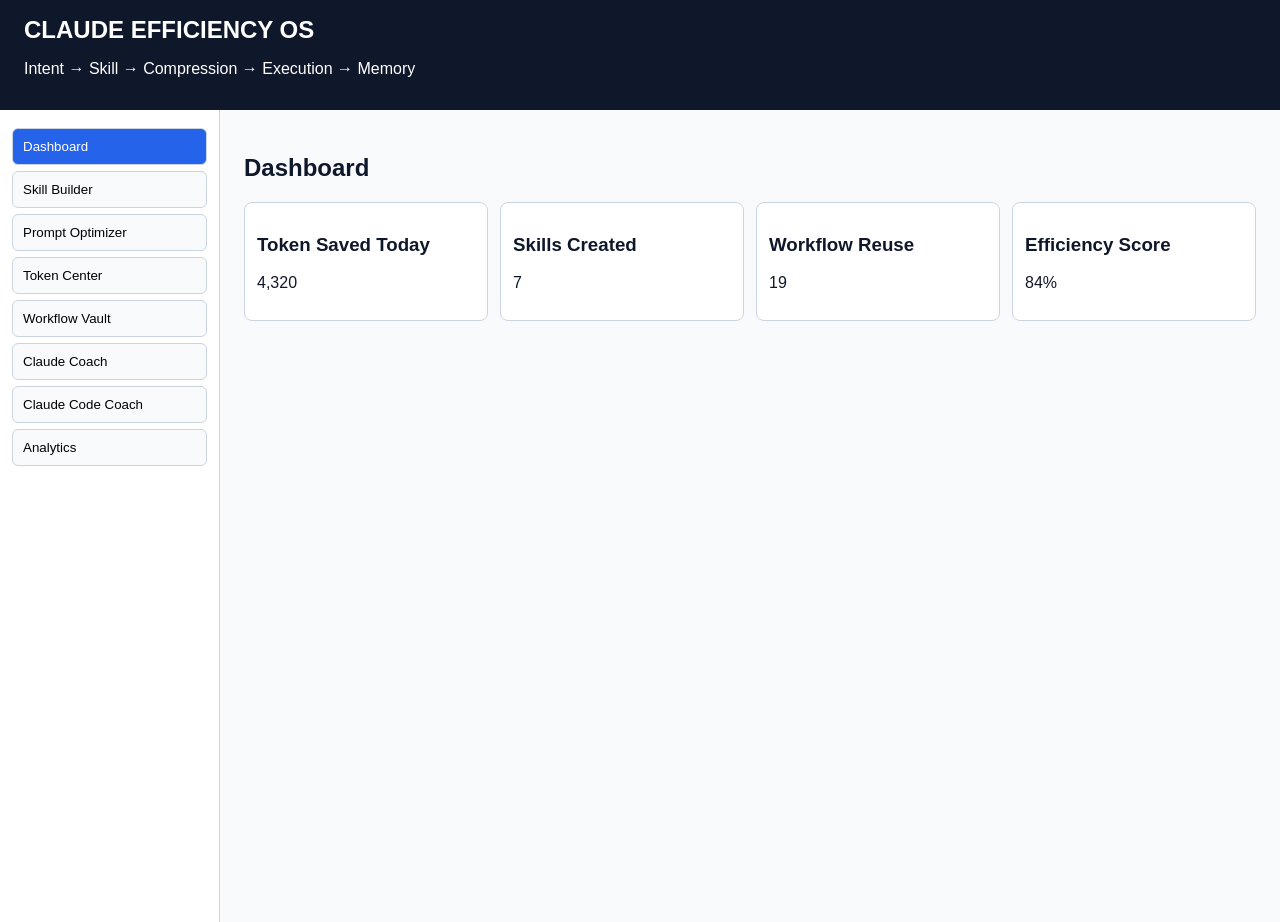
<file: web/index.html>
<!doctype html>
<html lang="en">
<head>
  <meta charset="UTF-8" />
  <meta name="viewport" content="width=device-width, initial-scale=1.0" />
  <title>Claude Efficiency OS</title>
  <link rel="stylesheet" href="styles.css" />
</head>
<body>
  <header class="topbar">
    <h1>CLAUDE EFFICIENCY OS</h1>
    <p>Intent → Skill → Compression → Execution → Memory</p>
  </header>

  <main class="layout">
    <aside class="sidebar">
      <button class="tab active" data-tab="dashboard">Dashboard</button>
      <button class="tab" data-tab="skill-builder">Skill Builder</button>
      <button class="tab" data-tab="prompt-optimizer">Prompt Optimizer</button>
      <button class="tab" data-tab="token-center">Token Center</button>
      <button class="tab" data-tab="workflow-vault">Workflow Vault</button>
      <button class="tab" data-tab="coach">Claude Coach</button>
      <button class="tab" data-tab="code-coach">Claude Code Coach</button>
      <button class="tab" data-tab="analytics">Analytics</button>
    </aside>

    <section class="content">
      <article id="dashboard" class="panel active">
        <h2>Dashboard</h2>
        <div class="cards">
          <div class="card"><h3>Token Saved Today</h3><p id="tokenSaved">0</p></div>
          <div class="card"><h3>Skills Created</h3><p id="skillsCreated">0</p></div>
          <div class="card"><h3>Workflow Reuse</h3><p id="workflowReuse">0</p></div>
          <div class="card"><h3>Efficiency Score</h3><p id="effScore">0%</p></div>
        </div>
      </article>

      <article id="skill-builder" class="panel">
        <h2>Skill Builder</h2>
        <form id="skillForm" class="grid">
          <label>Skill Name <input name="name" required placeholder="dashboard-architect" /></label>
          <label>Identity <input name="identity" required placeholder="Senior Dashboard Architect" /></label>
          <label>Mission <input name="mission" required placeholder="Create reusable dashboard delivery workflows" /></label>
          <button type="submit">Generate SKILL.md</button>
        </form>
        <pre id="skillOutput"></pre>
      </article>

      <article id="prompt-optimizer" class="panel">
        <h2>Prompt Optimizer</h2>
        <textarea id="promptInput" rows="6" placeholder="Paste long prompt..."></textarea>
        <button id="compressBtn">Compress Prompt</button>
        <p><strong>Compressed Object:</strong> <span id="compressedCode">-</span></p>
        <pre id="compressedPayload"></pre>
      </article>

      <article id="token-center" class="panel">
        <h2>Token Center</h2>
        <form id="tokenForm" class="grid">
          <label>Input Tokens <input type="number" name="inputTokens" value="3400" /></label>
          <label>Output Tokens <input type="number" name="outputTokens" value="900" /></label>
          <label>Repeated Context <input type="number" name="repeatedContextTokens" value="1200" /></label>
          <label>Retries <input type="number" name="retries" value="1" /></label>
          <label>Overflow Events <input type="number" name="overflowEvents" value="0" /></label>
          <label>Compression Applied
            <select name="compressionApplied"><option value="true">true</option><option value="false">false</option></select>
          </label>
          <button type="submit">Calculate Waste Score</button>
        </form>
        <p><strong>Token Waste Score:</strong> <span id="wasteScore">-</span></p>
      </article>

      <article id="workflow-vault" class="panel">
        <h2>Workflow Vault</h2>
        <ul id="vaultList"></ul>
      </article>

      <article id="coach" class="panel">
        <h2>Claude Coach</h2>
        <ul>
          <li>Prompt repetitive → Convert to SKILL_001</li>
          <li>Context too large → Use FLOW_001 + ARCH_001</li>
          <li>Token waste detected → compress and reuse object codes</li>
        </ul>
      </article>

      <article id="code-coach" class="panel">
        <h2>Claude Code Coach</h2>
        <p><strong>Bad:</strong> "rewrite app"</p>
        <p><strong>Good:</strong> "modify AUTH_001 login validator, keep existing routes"</p>
      </article>

      <article id="analytics" class="panel">
        <h2>Analytics</h2>
        <table>
          <thead><tr><th>Metric</th><th>Value</th></tr></thead>
          <tbody>
            <tr><td>Token Reduction %</td><td id="tokenReduction">31%</td></tr>
            <tr><td>Top Repeated Prompt</td><td>"build full app from scratch"</td></tr>
            <tr><td>Top Skill</td><td>dashboard-architect</td></tr>
          </tbody>
        </table>
      </article>
    </section>
  </main>

  <script src="app.js"></script>
</body>
</html>
</file>
<file: web/styles.css>
:root { font-family: Arial, sans-serif; color: #0f172a; background: #f8fafc; }
* { box-sizing: border-box; }
body { margin: 0; }
.topbar { background: #0f172a; color: #fff; padding: 16px 24px; }
.topbar h1 { margin: 0; font-size: 24px; }
.layout { display: grid; grid-template-columns: 220px 1fr; min-height: calc(100vh - 88px); }
.sidebar { border-right: 1px solid #cbd5e1; padding: 12px; background: #fff; }
.tab { display: block; width: 100%; margin: 6px 0; padding: 10px; border: 1px solid #cbd5e1; background: #f8fafc; cursor: pointer; text-align: left; }
.tab.active { background: #2563eb; color: #fff; }
.content { padding: 24px; }
.panel { display: none; }
.panel.active { display: block; }
.cards { display: grid; grid-template-columns: repeat(4, minmax(120px, 1fr)); gap: 12px; }
.card { background: #fff; border: 1px solid #cbd5e1; padding: 12px; border-radius: 8px; }
.grid { display: grid; gap: 10px; max-width: 620px; }
label { display: grid; gap: 5px; }
input, textarea, select, button { padding: 8px; border-radius: 6px; border: 1px solid #94a3b8; }
pre { background: #0b1020; color: #d1e3ff; padding: 12px; border-radius: 8px; white-space: pre-wrap; }
table { border-collapse: collapse; background:#fff; }
th, td { border:1px solid #cbd5e1; padding:8px 12px; }
</file>
